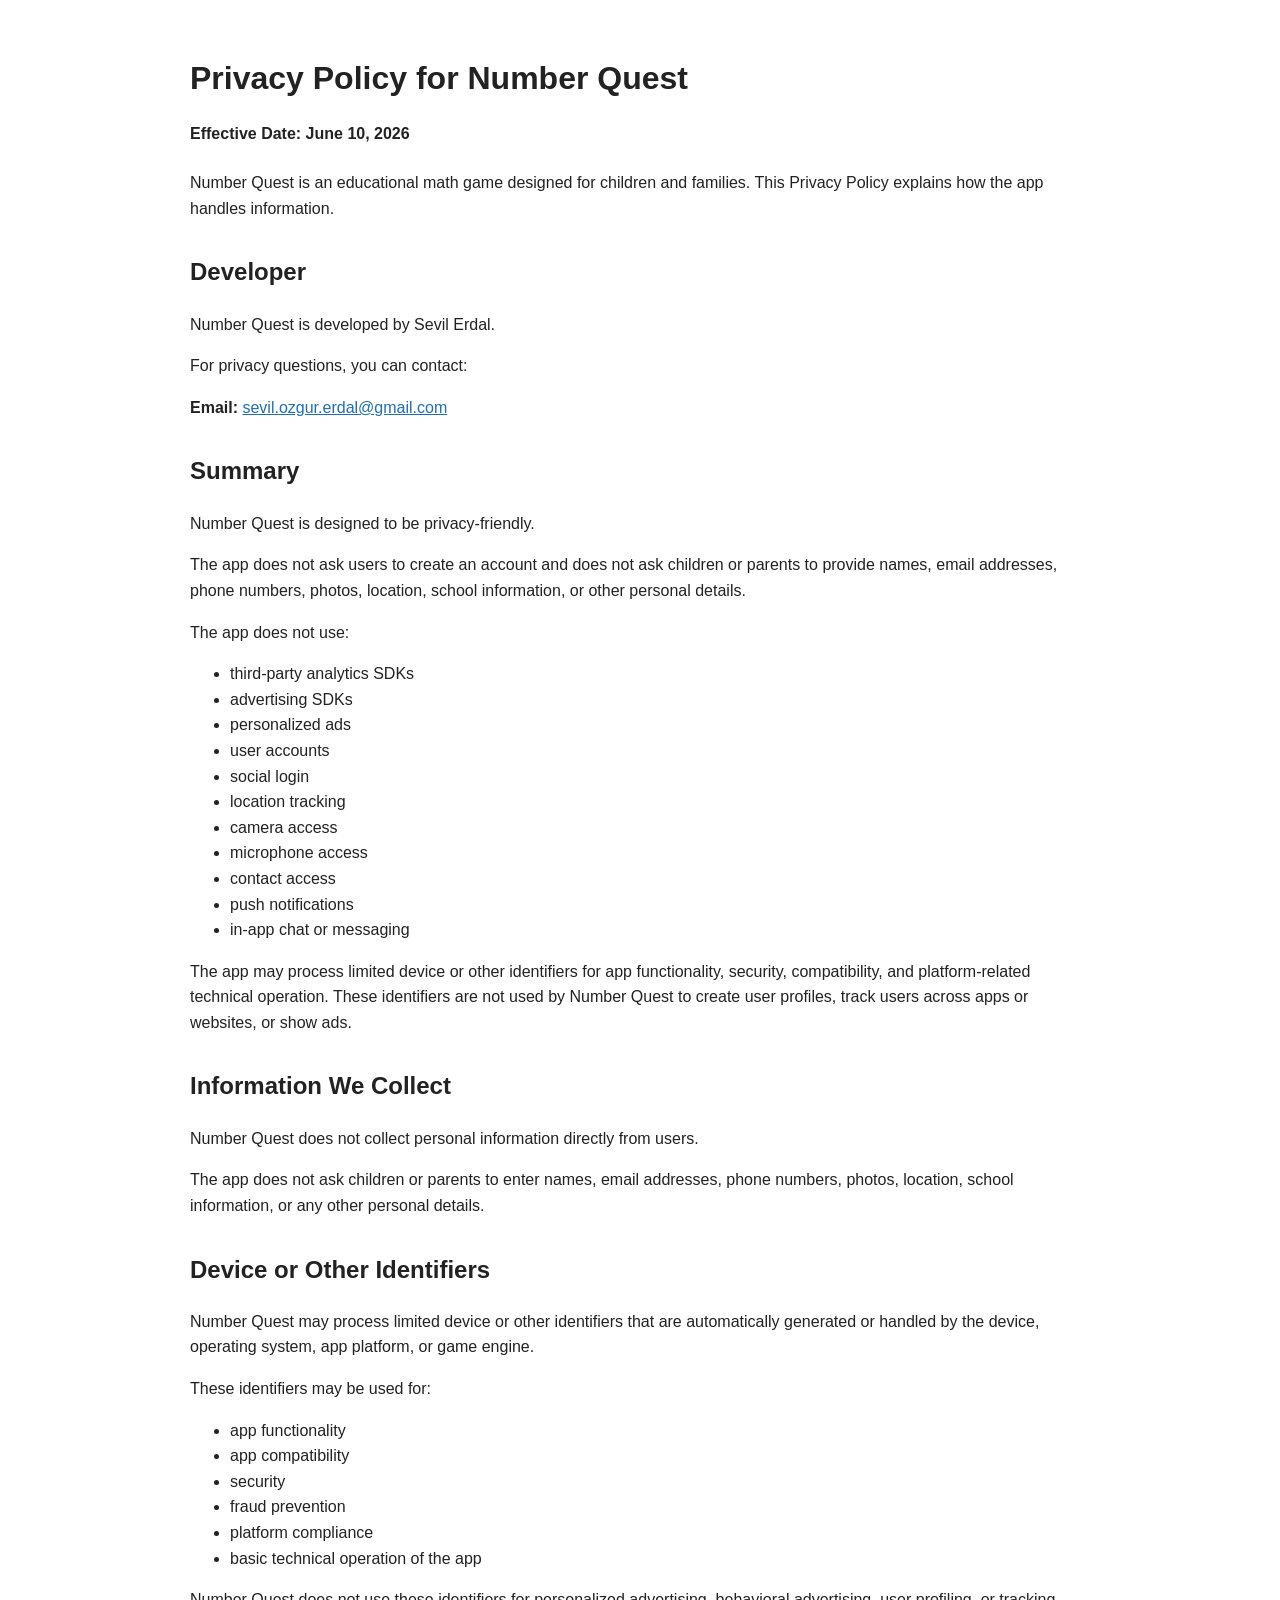
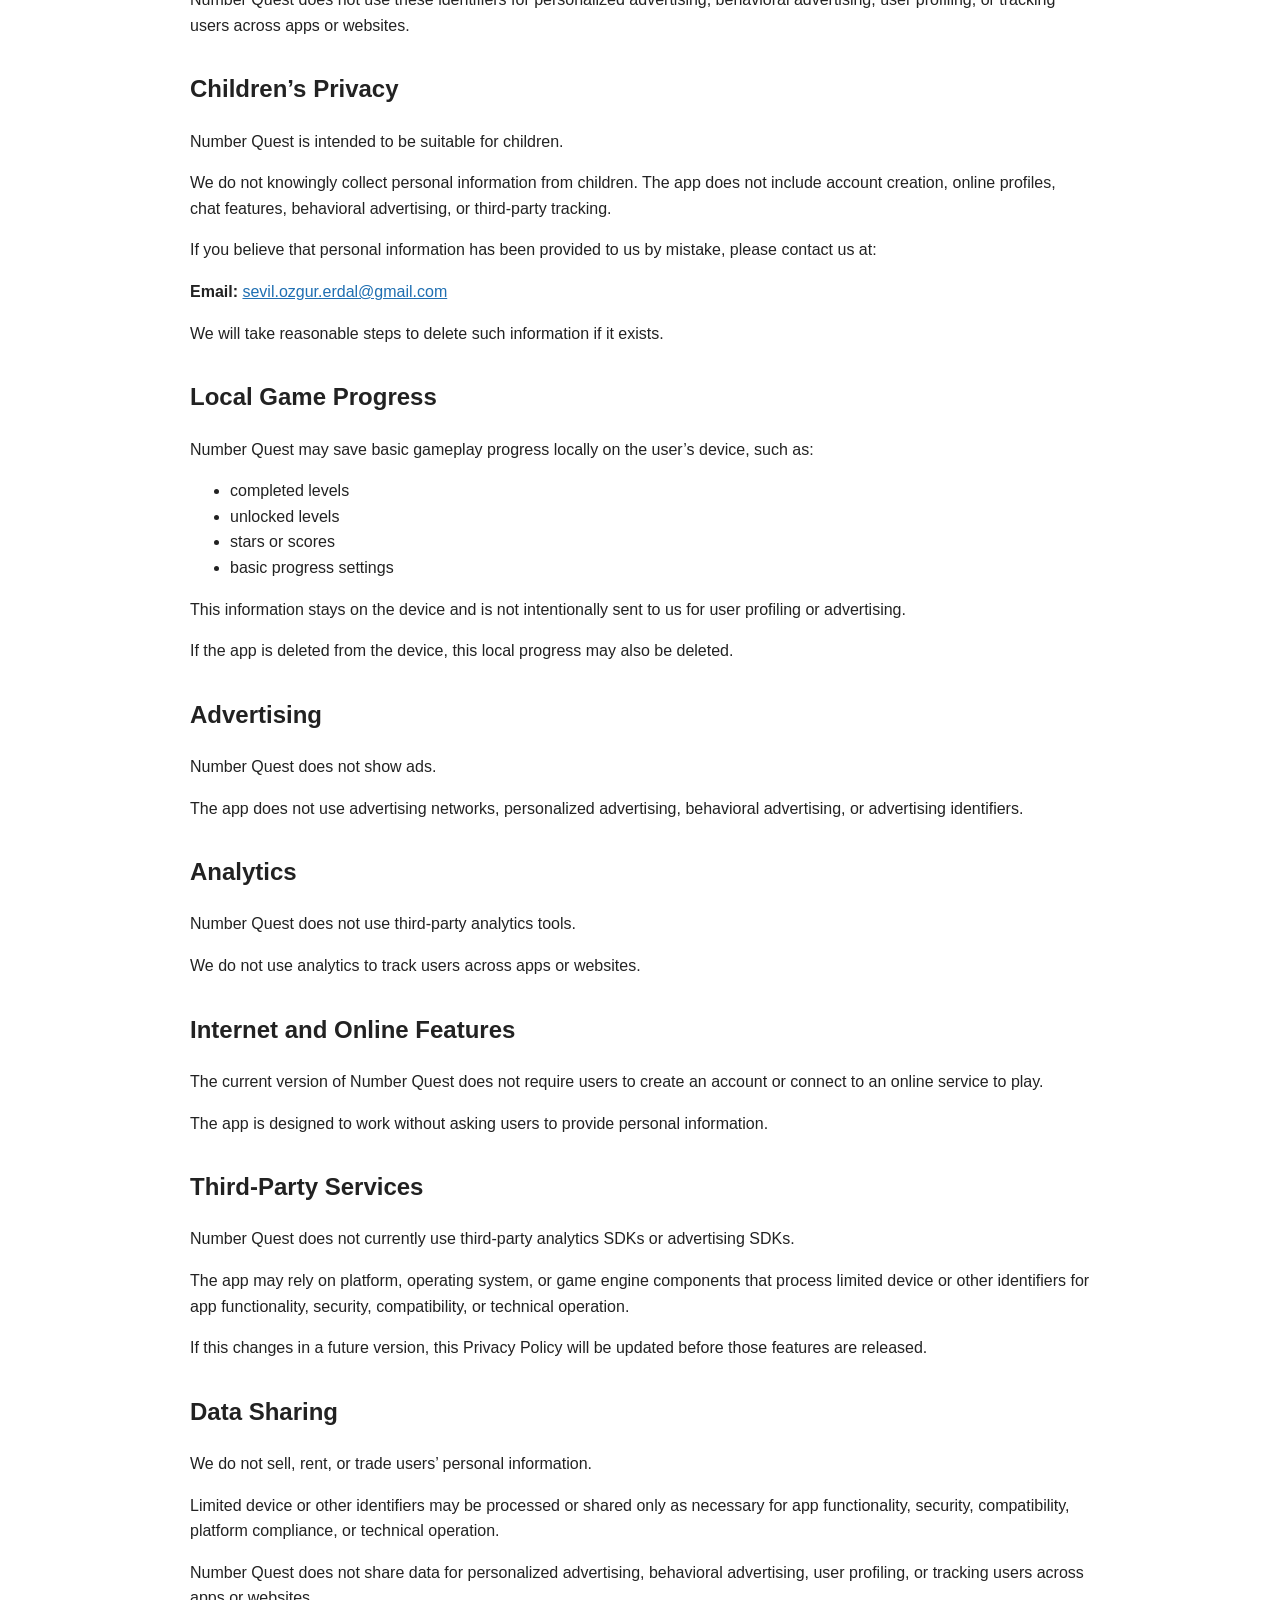
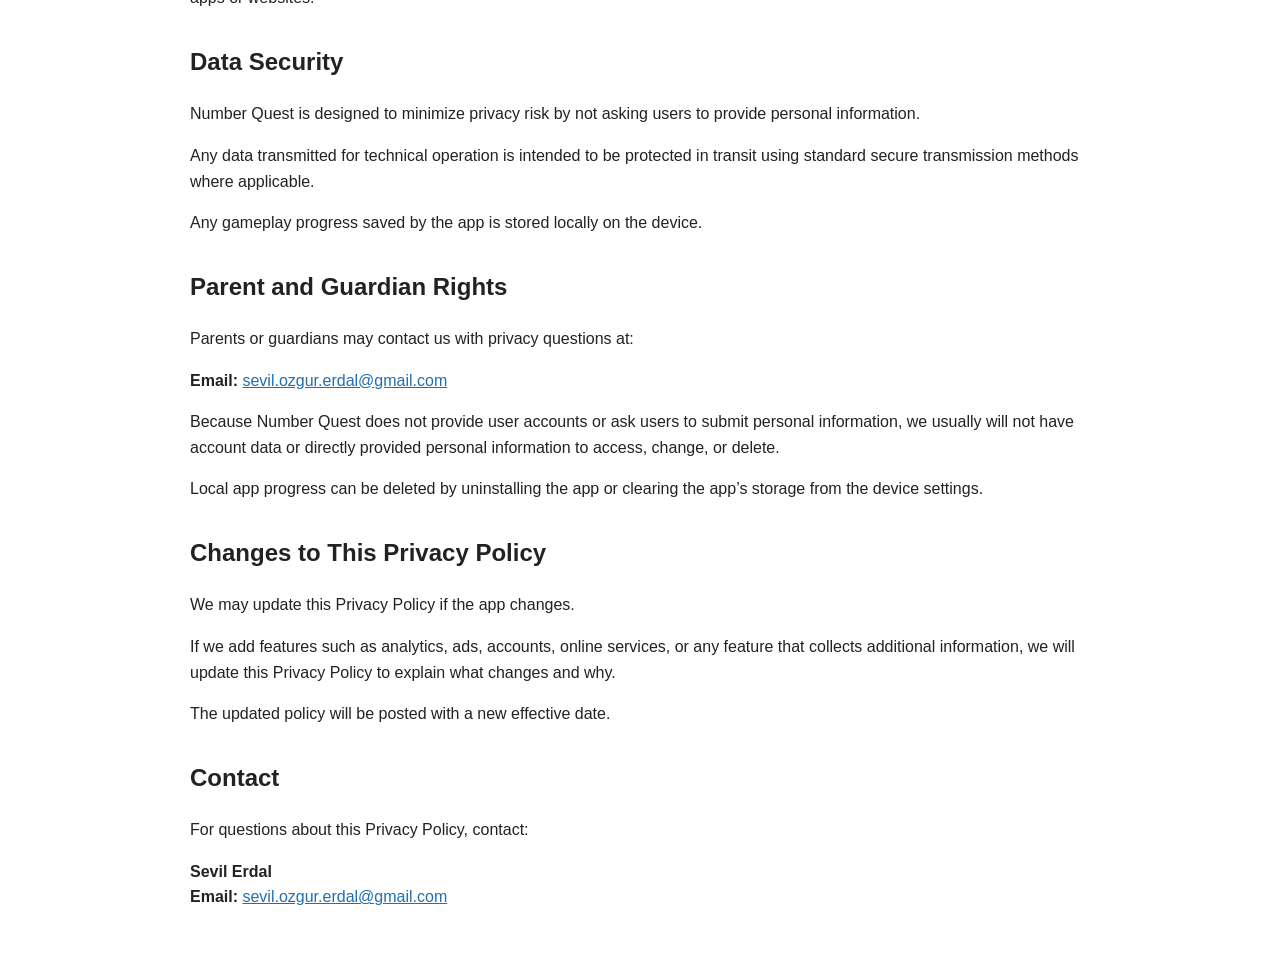
<file: numquestprivacy.html>
<!DOCTYPE html>

<html lang="en">
<head>
  <meta charset="UTF-8" />
  <meta name="viewport" content="width=device-width, initial-scale=1.0" />
  <title>Privacy Policy for Number Quest</title>
  <style>
    body {
      font-family: Arial, sans-serif;
      line-height: 1.6;
      max-width: 900px;
      margin: 0 auto;
      padding: 32px 20px;
      color: #222;
      background-color: #fff;
    }

```
h1, h2 {
  color: #1f4f7a;
}

h1 {
  margin-bottom: 8px;
}

h2 {
  margin-top: 32px;
}

.effective-date {
  font-weight: bold;
  margin-bottom: 24px;
}

a {
  color: #1f6fb2;
}
```

  </style>
</head>
<body>
  <h1>Privacy Policy for Number Quest</h1>

  <p class="effective-date">Effective Date: June 10, 2026</p>

  <p>
    Number Quest is an educational math game designed for children and families.
    This Privacy Policy explains how the app handles information.
  </p>

  <h2>Developer</h2>

  <p>
    Number Quest is developed by Sevil Erdal.
  </p>

  <p>
    For privacy questions, you can contact:
  </p>

  <p>
    <strong>Email:</strong>
    <a href="mailto:sevil.ozgur.erdal@gmail.com">sevil.ozgur.erdal@gmail.com</a>
  </p>

  <h2>Summary</h2>

  <p>
    Number Quest is designed to be privacy-friendly.
  </p>

  <p>
    The app does not ask users to create an account and does not ask children or parents
    to provide names, email addresses, phone numbers, photos, location, school information,
    or other personal details.
  </p>

  <p>The app does not use:</p>

  <ul>
    <li>third-party analytics SDKs</li>
    <li>advertising SDKs</li>
    <li>personalized ads</li>
    <li>user accounts</li>
    <li>social login</li>
    <li>location tracking</li>
    <li>camera access</li>
    <li>microphone access</li>
    <li>contact access</li>
    <li>push notifications</li>
    <li>in-app chat or messaging</li>
  </ul>

  <p>
    The app may process limited device or other identifiers for app functionality,
    security, compatibility, and platform-related technical operation. These identifiers
    are not used by Number Quest to create user profiles, track users across apps or
    websites, or show ads.
  </p>

  <h2>Information We Collect</h2>

  <p>
    Number Quest does not collect personal information directly from users.
  </p>

  <p>
    The app does not ask children or parents to enter names, email addresses,
    phone numbers, photos, location, school information, or any other personal details.
  </p>

  <h2>Device or Other Identifiers</h2>

  <p>
    Number Quest may process limited device or other identifiers that are automatically
    generated or handled by the device, operating system, app platform, or game engine.
  </p>

  <p>
    These identifiers may be used for:
  </p>

  <ul>
    <li>app functionality</li>
    <li>app compatibility</li>
    <li>security</li>
    <li>fraud prevention</li>
    <li>platform compliance</li>
    <li>basic technical operation of the app</li>
  </ul>

  <p>
    Number Quest does not use these identifiers for personalized advertising, behavioral
    advertising, user profiling, or tracking users across apps or websites.
  </p>

  <h2>Children’s Privacy</h2>

  <p>
    Number Quest is intended to be suitable for children.
  </p>

  <p>
    We do not knowingly collect personal information from children. The app does not
    include account creation, online profiles, chat features, behavioral advertising,
    or third-party tracking.
  </p>

  <p>
    If you believe that personal information has been provided to us by mistake,
    please contact us at:
  </p>

  <p>
    <strong>Email:</strong>
    <a href="mailto:sevil.ozgur.erdal@gmail.com">sevil.ozgur.erdal@gmail.com</a>
  </p>

  <p>
    We will take reasonable steps to delete such information if it exists.
  </p>

  <h2>Local Game Progress</h2>

  <p>
    Number Quest may save basic gameplay progress locally on the user’s device, such as:
  </p>

  <ul>
    <li>completed levels</li>
    <li>unlocked levels</li>
    <li>stars or scores</li>
    <li>basic progress settings</li>
  </ul>

  <p>
    This information stays on the device and is not intentionally sent to us for user
    profiling or advertising.
  </p>

  <p>
    If the app is deleted from the device, this local progress may also be deleted.
  </p>

  <h2>Advertising</h2>

  <p>
    Number Quest does not show ads.
  </p>

  <p>
    The app does not use advertising networks, personalized advertising,
    behavioral advertising, or advertising identifiers.
  </p>

  <h2>Analytics</h2>

  <p>
    Number Quest does not use third-party analytics tools.
  </p>

  <p>
    We do not use analytics to track users across apps or websites.
  </p>

  <h2>Internet and Online Features</h2>

  <p>
    The current version of Number Quest does not require users to create an account
    or connect to an online service to play.
  </p>

  <p>
    The app is designed to work without asking users to provide personal information.
  </p>

  <h2>Third-Party Services</h2>

  <p>
    Number Quest does not currently use third-party analytics SDKs or advertising SDKs.
  </p>

  <p>
    The app may rely on platform, operating system, or game engine components that
    process limited device or other identifiers for app functionality, security,
    compatibility, or technical operation.
  </p>

  <p>
    If this changes in a future version, this Privacy Policy will be updated before
    those features are released.
  </p>

  <h2>Data Sharing</h2>

  <p>
    We do not sell, rent, or trade users’ personal information.
  </p>

  <p>
    Limited device or other identifiers may be processed or shared only as necessary
    for app functionality, security, compatibility, platform compliance, or technical
    operation.
  </p>

  <p>
    Number Quest does not share data for personalized advertising, behavioral advertising,
    user profiling, or tracking users across apps or websites.
  </p>

  <h2>Data Security</h2>

  <p>
    Number Quest is designed to minimize privacy risk by not asking users to provide
    personal information.
  </p>

  <p>
    Any data transmitted for technical operation is intended to be protected in transit
    using standard secure transmission methods where applicable.
  </p>

  <p>
    Any gameplay progress saved by the app is stored locally on the device.
  </p>

  <h2>Parent and Guardian Rights</h2>

  <p>
    Parents or guardians may contact us with privacy questions at:
  </p>

  <p>
    <strong>Email:</strong>
    <a href="mailto:sevil.ozgur.erdal@gmail.com">sevil.ozgur.erdal@gmail.com</a>
  </p>

  <p>
    Because Number Quest does not provide user accounts or ask users to submit personal
    information, we usually will not have account data or directly provided personal
    information to access, change, or delete.
  </p>

  <p>
    Local app progress can be deleted by uninstalling the app or clearing the app’s
    storage from the device settings.
  </p>

  <h2>Changes to This Privacy Policy</h2>

  <p>
    We may update this Privacy Policy if the app changes.
  </p>

  <p>
    If we add features such as analytics, ads, accounts, online services, or any feature
    that collects additional information, we will update this Privacy Policy to explain
    what changes and why.
  </p>

  <p>
    The updated policy will be posted with a new effective date.
  </p>

  <h2>Contact</h2>

  <p>
    For questions about this Privacy Policy, contact:
  </p>

  <p>
    <strong>Sevil Erdal</strong><br />
    <strong>Email:</strong>
    <a href="mailto:sevil.ozgur.erdal@gmail.com">sevil.ozgur.erdal@gmail.com</a>
  </p>
</body>
</html>
</file>
